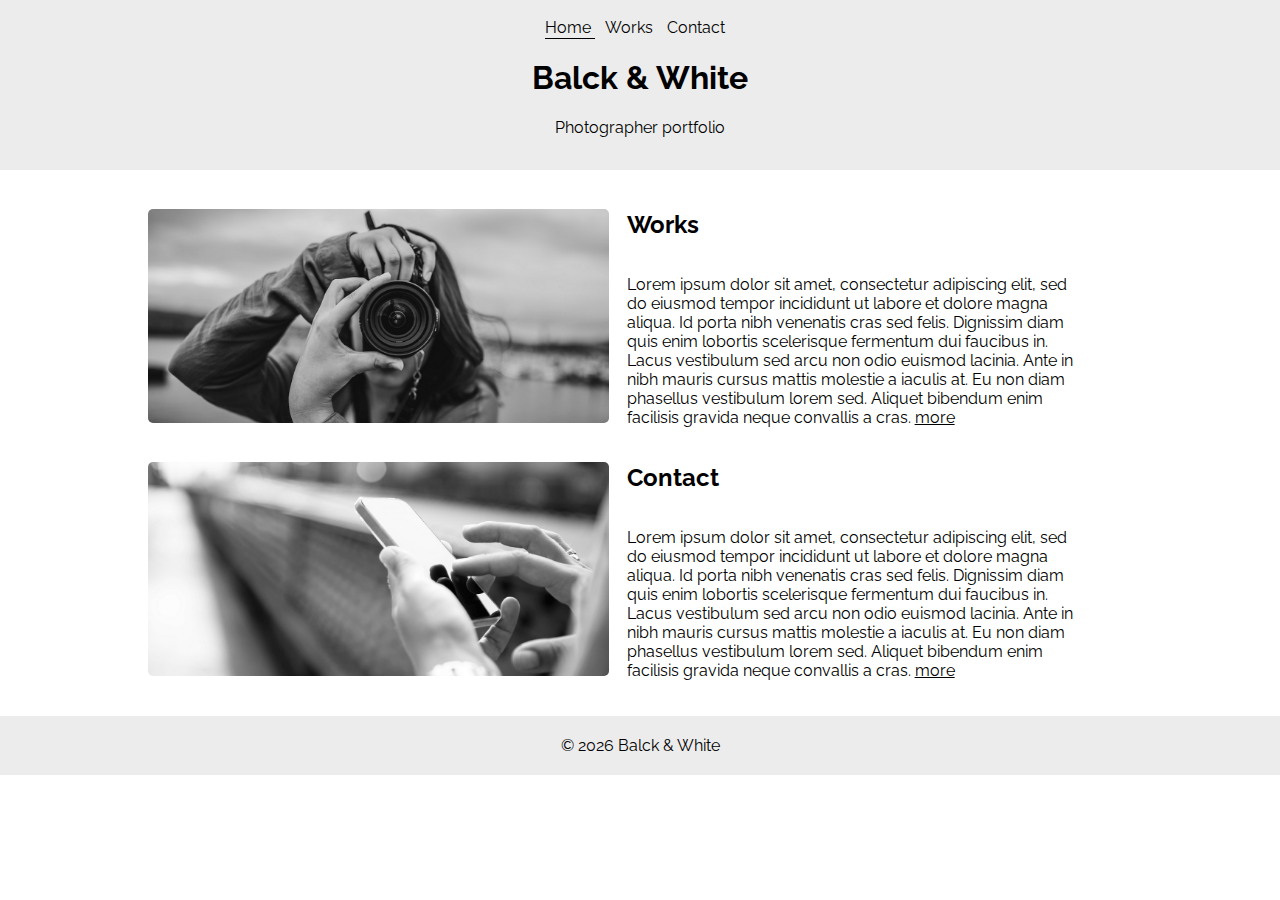
<file: index.html>
<!DOCTYPE html>
<html>

<head>
    <title>Balck & White</title>
    <link rel="stylesheet" href="style.css">
    <link href="https://fonts.googleapis.com/css?family=Raleway" rel="stylesheet">
</head>

<body>
    <header>
        <ul class="top-menu">
            <a href="index.html" class="menu-link active">
                <li>Home</li>
            </a>
            <a href="works.html" class="menu-link">
                <li>Works</li>
            </a>
            <a href="contact.html" class="menu-link">
                <li>Contact</li>
            </a>
        </ul>
        <h1>Balck & White</h1>
        <p>Photographer portfolio</p>
    </header>
    <div class="content">
        <div class="works">
            <img src="img/photographer.png">
            <div>
                <h2>Works</h2>
                <p>Lorem ipsum dolor sit amet, consectetur adipiscing elit, sed do eiusmod tempor incididunt ut labore et dolore magna aliqua. Id porta nibh venenatis cras sed felis. Dignissim diam quis enim lobortis scelerisque fermentum dui faucibus in. Lacus vestibulum sed arcu non odio euismod lacinia. Ante in nibh mauris cursus mattis molestie a iaculis at. Eu non diam phasellus vestibulum lorem sed. Aliquet bibendum enim facilisis gravida neque convallis a cras. <a class="content-link" href="works.html">more</a></p>
            </div>
        </div>
        <div class="contact">
            <img src="img/contact.png">
            <div>
                <h2>Contact</h2>
                <p>Lorem ipsum dolor sit amet, consectetur adipiscing elit, sed do eiusmod tempor incididunt ut labore et dolore magna aliqua. Id porta nibh venenatis cras sed felis. Dignissim diam quis enim lobortis scelerisque fermentum dui faucibus in. Lacus vestibulum sed arcu non odio euismod lacinia. Ante in nibh mauris cursus mattis molestie a iaculis at. Eu non diam phasellus vestibulum lorem sed. Aliquet bibendum enim facilisis gravida neque convallis a cras. <a class="content-link" href="contact.html">more</a></p>
            </div>
        </div>
    </div>
    <footer></footer>
    <script>
        var d = new Date();
        document.getElementsByTagName('footer')[0].innerHTML = '&copy; ' + d.getFullYear() +' Balck & White';
    </script>
</body>

</html>
</file>
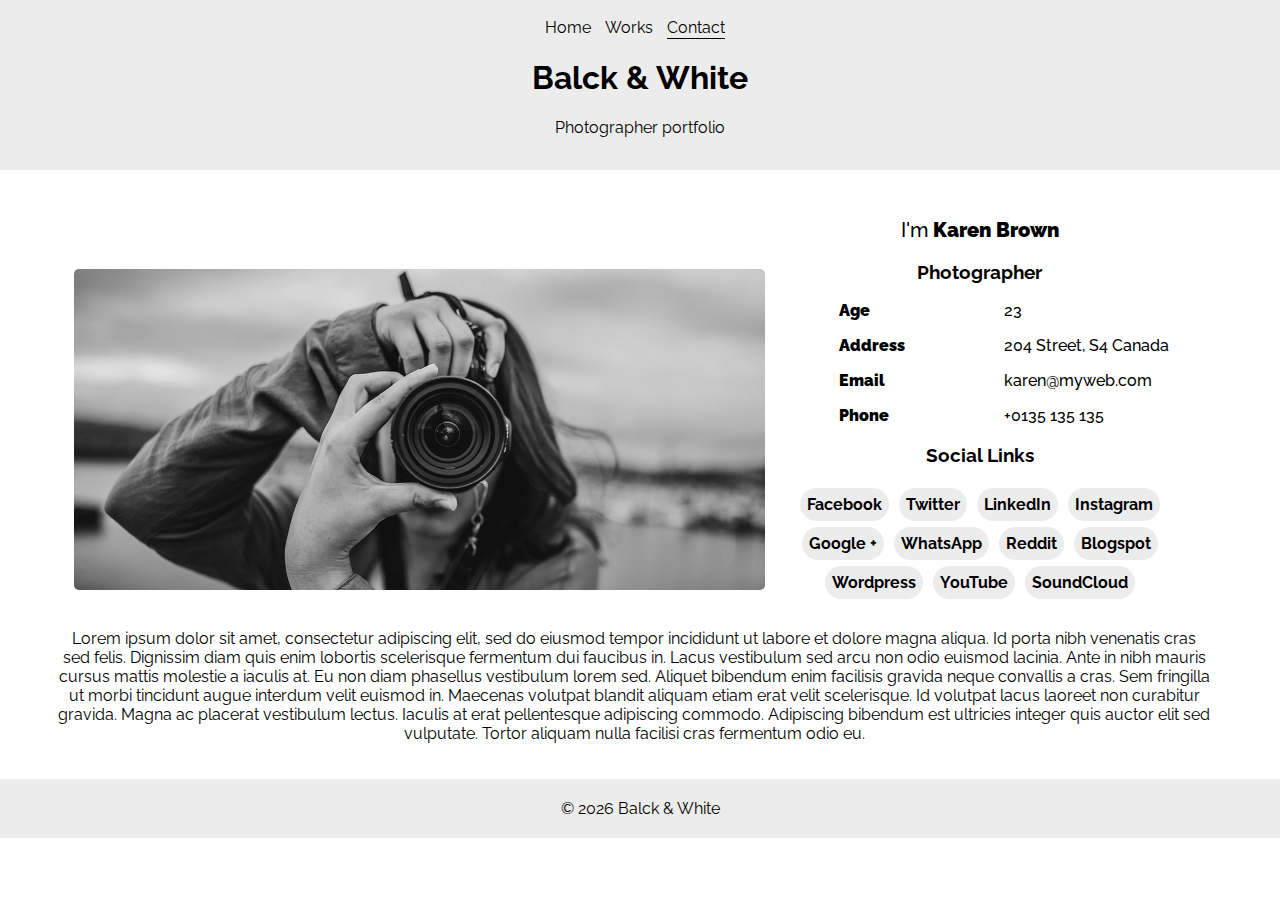
<file: contact.html>
<!DOCTYPE html>
<html>

<head>
    <title>Balck & White</title>
    <link rel="stylesheet" href="style.css">
    <link href="https://fonts.googleapis.com/css?family=Raleway" rel="stylesheet">
</head>

<body>
    <header>
        <ul class="top-menu">
            <a href="index.html" class="menu-link">
                <li>Home</li>
            </a>
            <a href="works.html" class="menu-link">
                <li>Works</li>
            </a>
            <a href="contact.html" class="menu-link active">
                <li>Contact</li>
            </a>
        </ul>
        <h1>Balck & White</h1>
        <p>Photographer portfolio</p>
    </header>
    <div class="contact-content">
        <img src="img/photographer.png">
        <div class="contact-info">
            <h2>I'm <b>Karen Brown</b></h2>
            <h3>Photographer</h3>
            <p><b>Age</b> 23</p>
            <p><b>Address</b> 204 Street, S4 Canada</p>
            <p><b>Email</b> karen@myweb.com</p>
            <p><b>Phone</b> +0135 135 135</p>
            <div class="social-links">
                <h3>Social Links</h3>
                <a href="#" class="facebook">Facebook</a>
                <a href="#" class="twitter">Twitter</a>
                <a href="#" class="linkedin">LinkedIn</a>
                <a href="#" class="instagram">Instagram</a>
                <a href="#" class="gplus">Google +</a>
                <a href="#" class="whatsapp">WhatsApp</a>
                <a href="#" class="reddit">Reddit</a>
                <a href="#" class="blogger">Blogspot</a>
                <a href="#" class="wordpress">Wordpress</a>
                <a href="#" class="youtube">YouTube</a>
                <a href="#" class="soundcloud">SoundCloud</a>
            </div>
        </div>
        <p>
            Lorem ipsum dolor sit amet, consectetur adipiscing elit, sed do eiusmod tempor incididunt ut labore et dolore magna aliqua. Id porta nibh venenatis cras sed felis. Dignissim diam quis enim lobortis scelerisque fermentum dui faucibus in. Lacus vestibulum sed arcu non odio euismod lacinia. Ante in nibh mauris cursus mattis molestie a iaculis at. Eu non diam phasellus vestibulum lorem sed. Aliquet bibendum enim facilisis gravida neque convallis a cras. Sem fringilla ut morbi tincidunt augue interdum velit euismod in. Maecenas volutpat blandit aliquam etiam erat velit scelerisque. Id volutpat lacus laoreet non curabitur gravida. Magna ac placerat vestibulum lectus. Iaculis at erat pellentesque adipiscing commodo. Adipiscing bibendum est ultricies integer quis auctor elit sed vulputate. Tortor aliquam nulla facilisi cras fermentum odio eu.
        </p>
    </div>
    <footer></footer>
    <script>
        var d = new Date();
        document.getElementsByTagName('footer')[0].innerHTML = '&copy; ' + d.getFullYear() + ' Balck & White';
    </script>
</body>

</html>
</file>
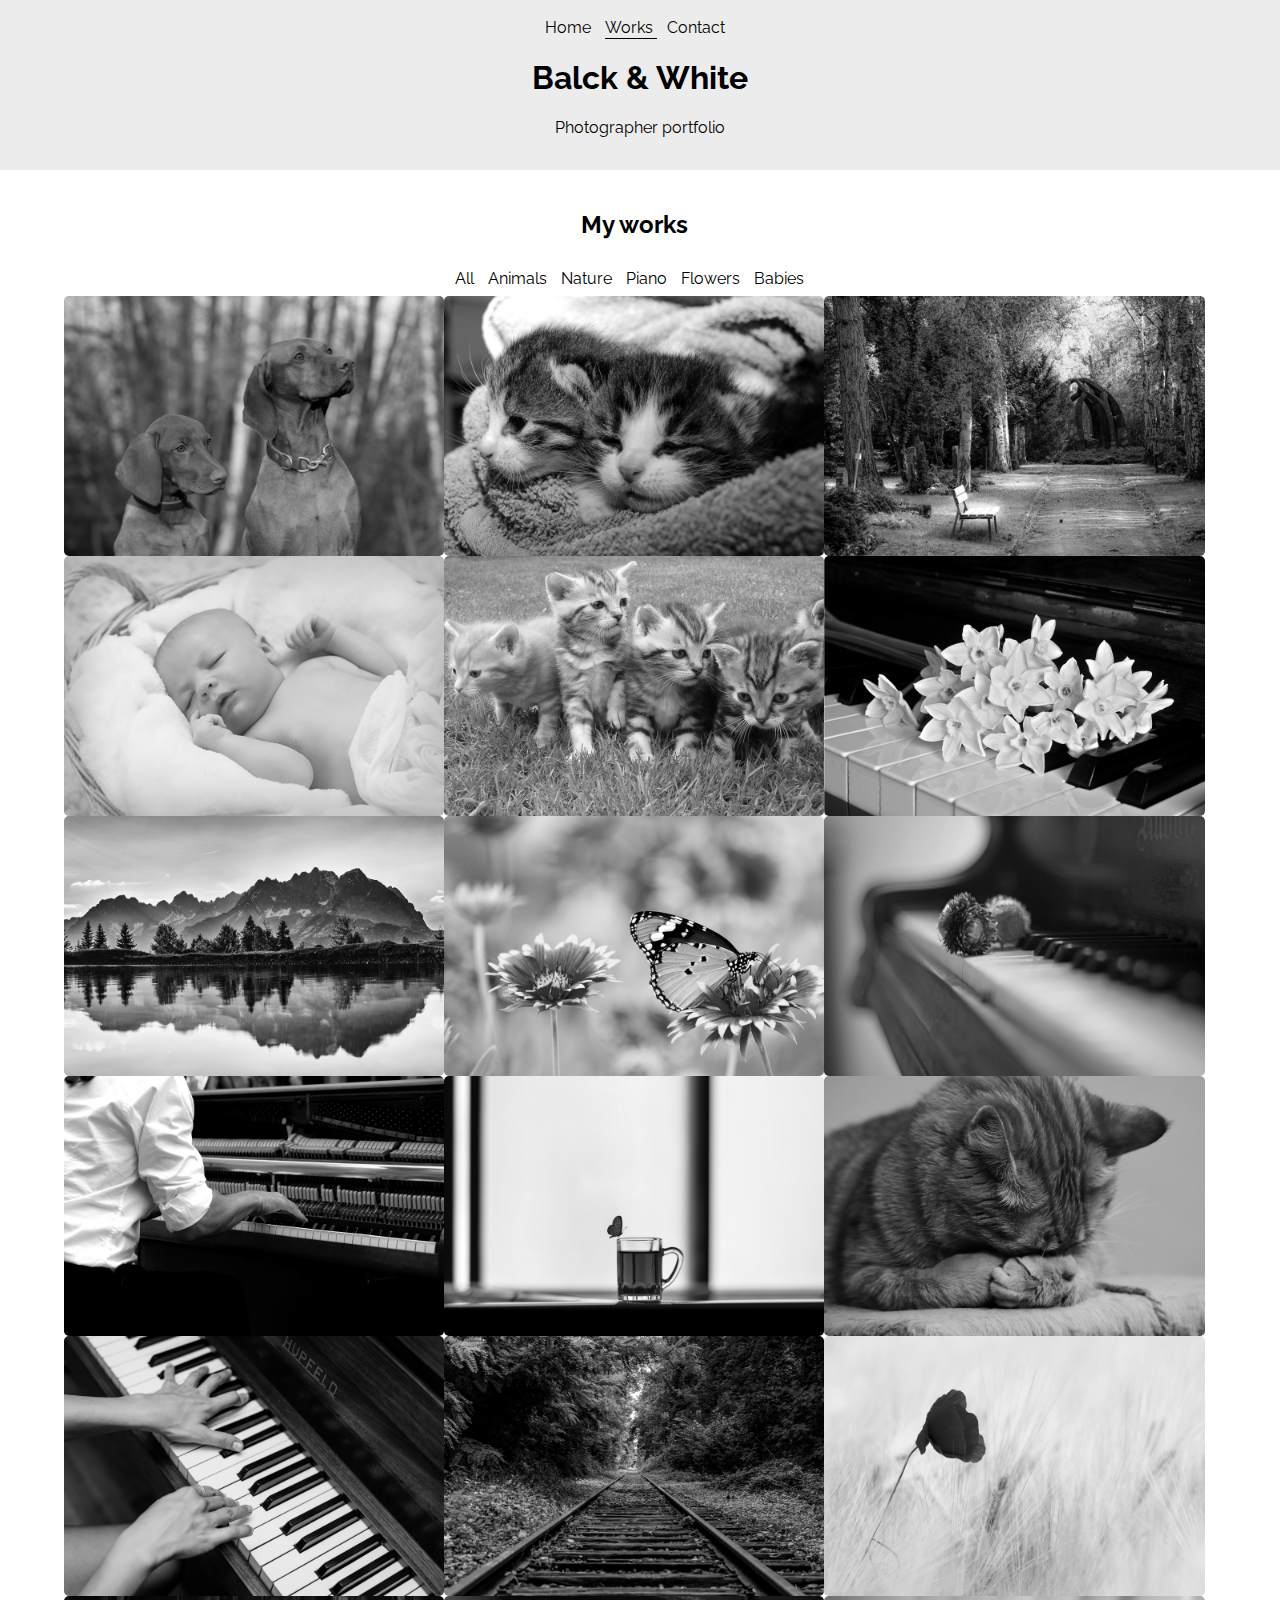
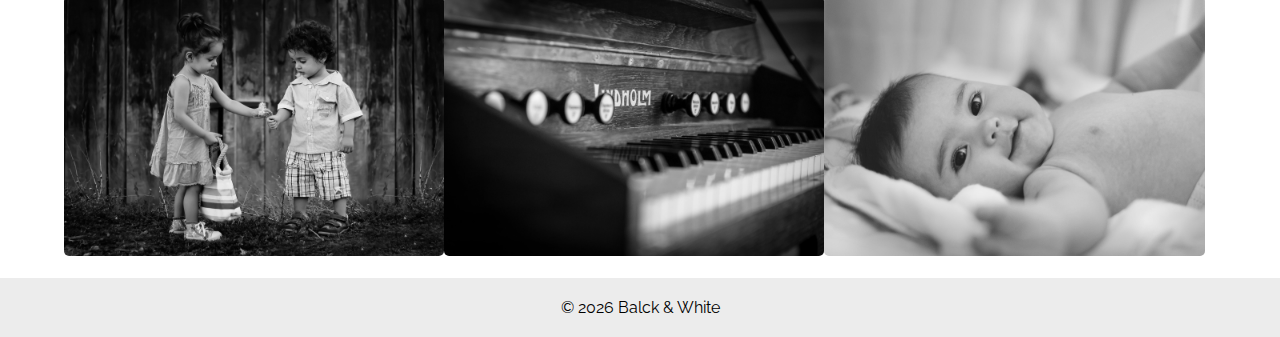
<file: works.html>
<!DOCTYPE html>
<html>

<head>
    <title>Balck & White</title>
    <link rel="stylesheet" href="style.css">
    <link href="https://fonts.googleapis.com/css?family=Raleway" rel="stylesheet">
</head>

<body>
    <header>
        <ul class="top-menu">
            <a href="index.html" class="menu-link">
                <li>Home</li>
            </a>
            <a href="works.html" class="menu-link active">
                <li>Works</li>
            </a>
            <a href="contact.html" class="menu-link">
                <li>Contact</li>
            </a>
        </ul>
        <h1>Balck & White</h1>
        <p>Photographer portfolio</p>
    </header>
    <div class="works-content">
        <h2>My works</h2>
        <ul class="works-categories">
            <li onclick="category('all')">All</li>
            <li onclick="category('animals')">Animals</li>
            <li onclick="category('nature')">Nature</li>
            <li onclick="category('piano')">Piano</li>
            <li onclick="category('flowers')">Flowers</li>
            <li onclick="category('baby')">Babies</li>
        </ul>
        <img src="img/1.jpg" class="animals">
        <img src="img/2.jpg" class="animals">
        <img src="img/3.jpg" class="nature">
        <img src="img/4.jpg" class="baby">
        <img src="img/5.jpg" class="animals">
        <img src="img/6.jpg" class="piano flowers">
        <img src="img/7.jpg" class="nature">
        <img src="img/8.jpg" class="animals nature flowers">
        <img src="img/9.jpg" class="piano flowers">
        <img src="img/10.jpg" class="piano">
        <img src="img/11.jpg" class="animals">
        <img src="img/12.jpg" class="animals">
        <img src="img/13.jpg" class="piano">
        <img src="img/14.jpg" class="nature">
        <img src="img/15.jpg" class="nature flowers">
        <img src="img/16.jpg" class="baby">
        <img src="img/17.jpg" class="piano">
        <img src="img/18.jpg" class="baby">
    </div>
    <script>
        function category(a) {
            if (a == 'all') {
                var images = document.getElementsByTagName('img');
                for (var i in images) {
                    images[i].style.display = 'inline-block';
                }
            }
            else {
                var images = document.getElementsByTagName('img');
                for (var i in images) {
                    var category = false;
                    for (j in images[i].classList) {
                        if (images[i].classList[j] == a) {
                            category = true;
                            break
                        }
                    }
                    if (!category) {
                        images[i].style.display = 'none';

                    }
                    else {
                        images[i].style.display = 'inline-block';
                    }
                }
            }
        }
    </script>
    <footer></footer>
    <script>
        var d = new Date();
        document.getElementsByTagName('footer')[0].innerHTML = '&copy; ' + d.getFullYear() +' Balck & White';
    </script>
</body>

</html>
</file>
<file: style.css>
*{
    font-family: 'Raleway', sans-serif;
}
body{
    margin: 0px;
    padding: 0px;
}
header{
    background: #ececec;
    padding: 17px 5px;
    text-align: center;
}
.top-menu{
    display: block;
    margin: 0px;
    padding: 1px;
}
.menu-link{
    text-decoration: none;
    color: black;
    position: relative;
    margin-right: 10px;
}
.active::after{
    content: ' ';
    position: absolute;
    top: 20px;
    left: 0px;
    width: 100%;
    background: black;
    height: 1px;
}
.top-menu li{
    display: inline;
    list-style-type: none;
}
.content{
    width: 80%;
    padding: 20px;
    margin-left:10%;
}
img{
    filter: grayscale(100%);
    width:45%;
    display: inline-block;
    border-radius: 5px; 
}
.content p{
    margin-left: 3%;
    width: 100%;
    display: inline-block;
    color: black;
}
.content h2{
    margin-left: 3%;
    display: inline-block;
    width: 100%;
}
.content div div{
    display: inline-block;
    width: 45%;
}
.content-link{
    text-decoration: underline;
    color: black;
}
.works-content{
    width: 90%;
    padding: 20px;
    margin-left: 3%;
    text-align: center;
}
.works-content img{
    filter: grayscale(100%);
    width: 33%;
    display: inline-block;
    border-radius: 5px;
    transition: 0.5s;
    margin: -2px;
}
.works-content img:hover{
    filter: grayscale(0%);
    border-radius: 20px; 
}
.works-categories{
    display: block;
    margin: 0px;
    padding: 10px;
}
.works-categories li{
    margin-right: 10px;
    display: inline;
    list-style-type: none;
}
.contact-content{
    width: 90%;
    padding: 20px;
    margin-left: 3%;
    text-align: center;
}
.contact-content img{
    filter: grayscale(100%);
    width: 60%;
    display: inline-block;
    border-radius: 5px;
    transition: 0.5s;
    margin: -2px;
}
.contact-info{
    display: inline-block;
    width: 37%;
    padding: 1%;
    box-sizing: border-box;
}
.contact-info h2{
    font-size: 20px;
    font-weight: 500;
}
.contact-info h2 b{
    font-size: 20px;
    font-weight: 900;
}
.contact-info p{
    font-size: 16px;
    font-weight: 500;
    width:100%;
    text-align: left;
}
.contact-info p b{
    font-size: 16px;
    font-weight: 900;
    width: 40%;
    margin-left: 15%;
    text-align: left;
    display: inline-block;
}
.contact-info a{
    text-decoration: none;
    background: #ececec;
    border-radius: 30px;
    padding: 7px;
    font-weight: 700;
    color: black;
    transition: 0.5s;
    display: inline-block;
    margin: 3px;
}
.facebook:hover{
    background: #3c5998;
    color: white;
}
.twitter:hover{
    background: #1da1f2;
    color: white;
}
.linkedin:hover{
    background: #0077b5;
    color: white;
}
.instagram:hover{
    background: #dd2a7b;
    color: white;
}
.gplus:hover{
    background: #d84437;
    color: white;
}
.whatsapp:hover{
    background: #4fce5d;
    color: white;
}
.reddit:hover{
    background: #ff4500;
    color: white;
}
.blogger:hover{
    background: #ff5722;
    color: white;
}
.wordpress:hover{
    background: #00749c;
    color: white;
}
.youtube:hover{
    background: #cd201f;
    color: white;
}
.soundcloud:hover{
    background: #fe6d35;
    color: white;
}
footer{
    background: #ececec;
    padding: 20px;
    text-align: center;
}
@media only screen and (max-width: 1000px){
    .content{
        width: 95%;
        margin-left: 0%;
    }
    img{
        filter: grayscale(100%);
        width:100%;
        display: inline-block;
        border-radius: 5px; 
    }
    .content p{
        color: black;
        width: 92%;
        display: inline-block;
    }
    .content h2{
        text-align: center;
    }
    .content div div{
        display: inline-block;
        width: 100%;
    }
    .works-content{
        width: 95%;
        padding: 20px;
        margin-left: 0%;
        text-align: center;
    }
    .works-content img{
        width: 48%;
        border-radius: 4px;
    }
    .works-content img:hover{
        border-radius: 10px; 
    }
    .contact-content{
        width: 98%;
        padding: 1%;
        margin-left: 0%;
    }
    .contact-content img{
        width: 100%;
    }
    .contact-info{
        display: inline-block;
        width: 90%;
        padding: 1%;
        box-sizing: border-box;
    }
    .contact-content p{
        width: 90%;
        margin-left: 4%;
    }
}
@media only screen and (max-width: 600px){
    .works-content{
        width: 95%;
        padding: 20px;
        margin-left: 0%;
        text-align: center;
    }
    .works-content img{
        width: 90%;
        border-radius: 6px;
    }
    .works-content img:hover{
        border-radius: 12px; 
    }
    .contact-content{
        width: 98%;
        padding: 1%;
        margin-left: 0%;
    }
    .contact-content img{
        width: 100%;
    }
    .contact-info{
        display: inline-block;
        width: 90%;
        padding: 1%;
        box-sizing: border-box;
    }
    .contact-info p{
        width:100%;
        text-align: center;
    }
    .contact-info p b{
        width: 70%;
        margin-right: 25%; 
        text-align: center;
    }
    .contact-content p{
        width: 90%;
        margin-left: 4%;
    }
}
</file>
